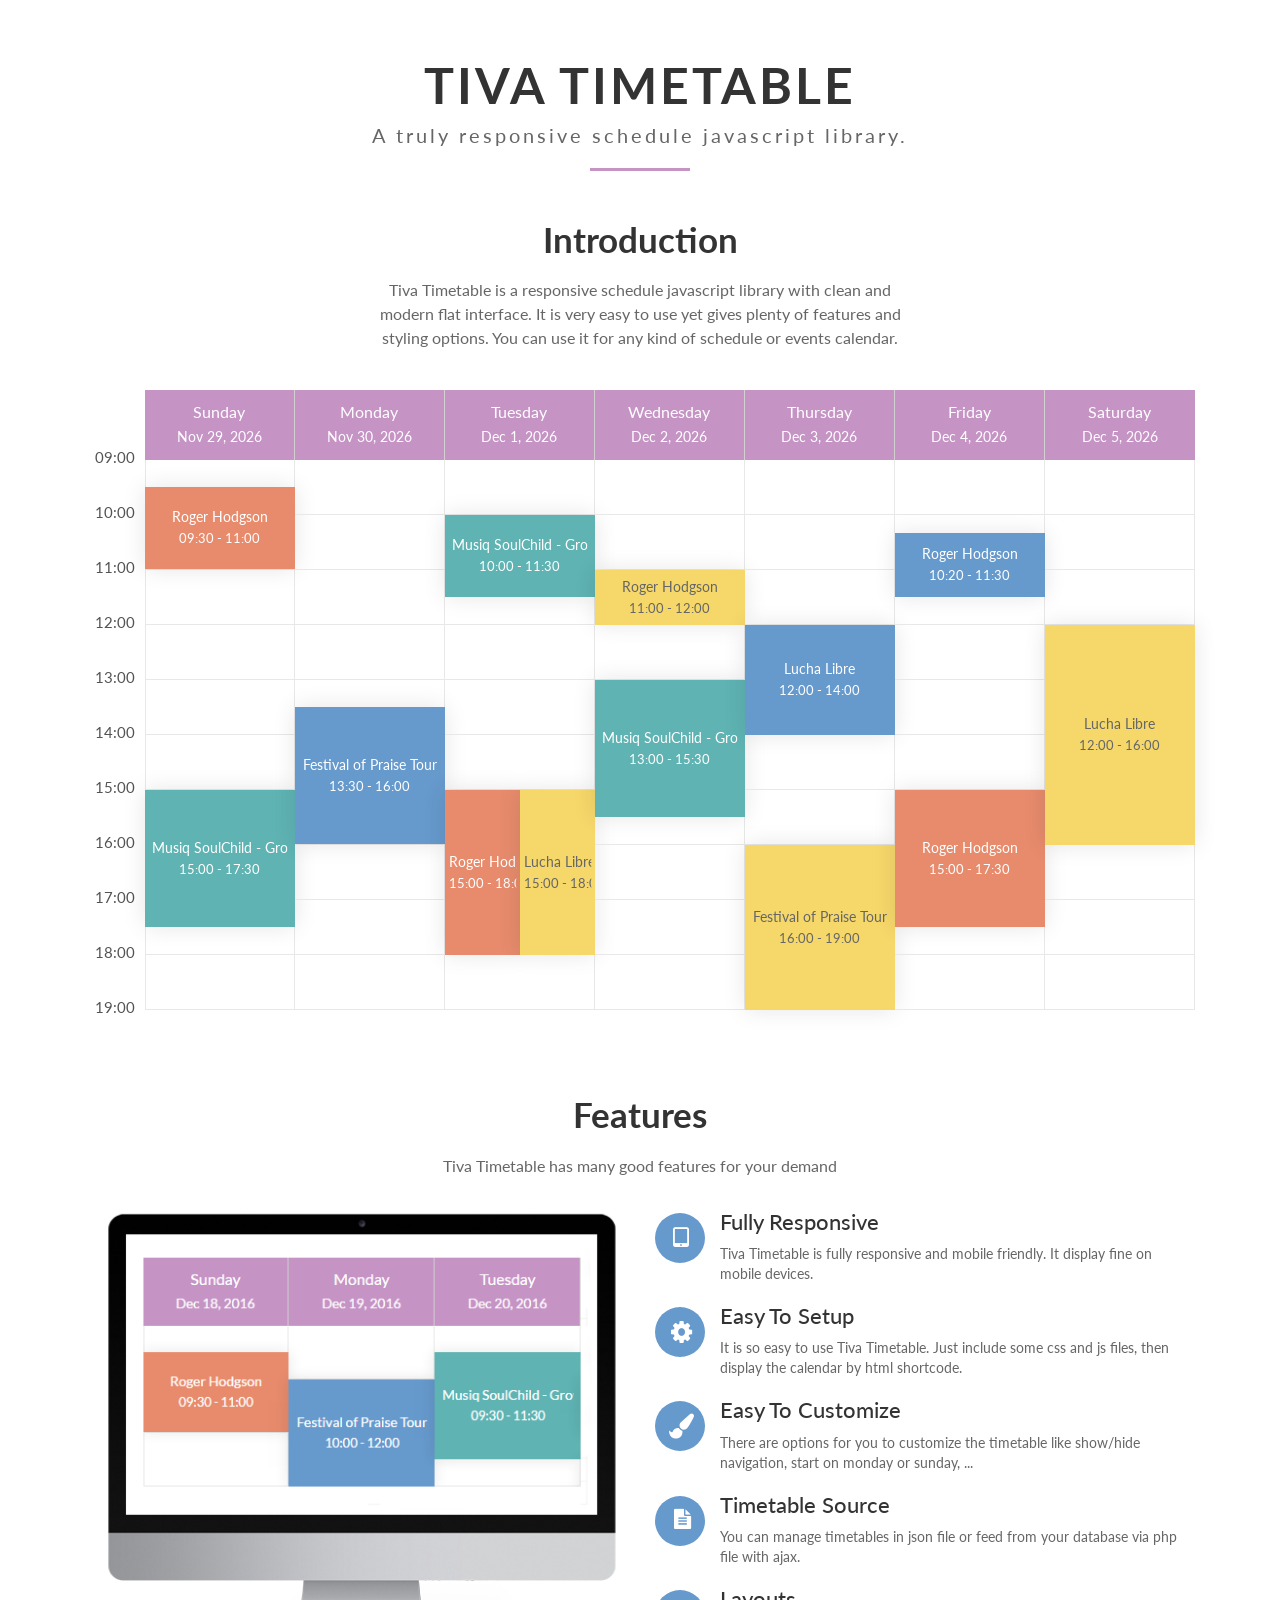
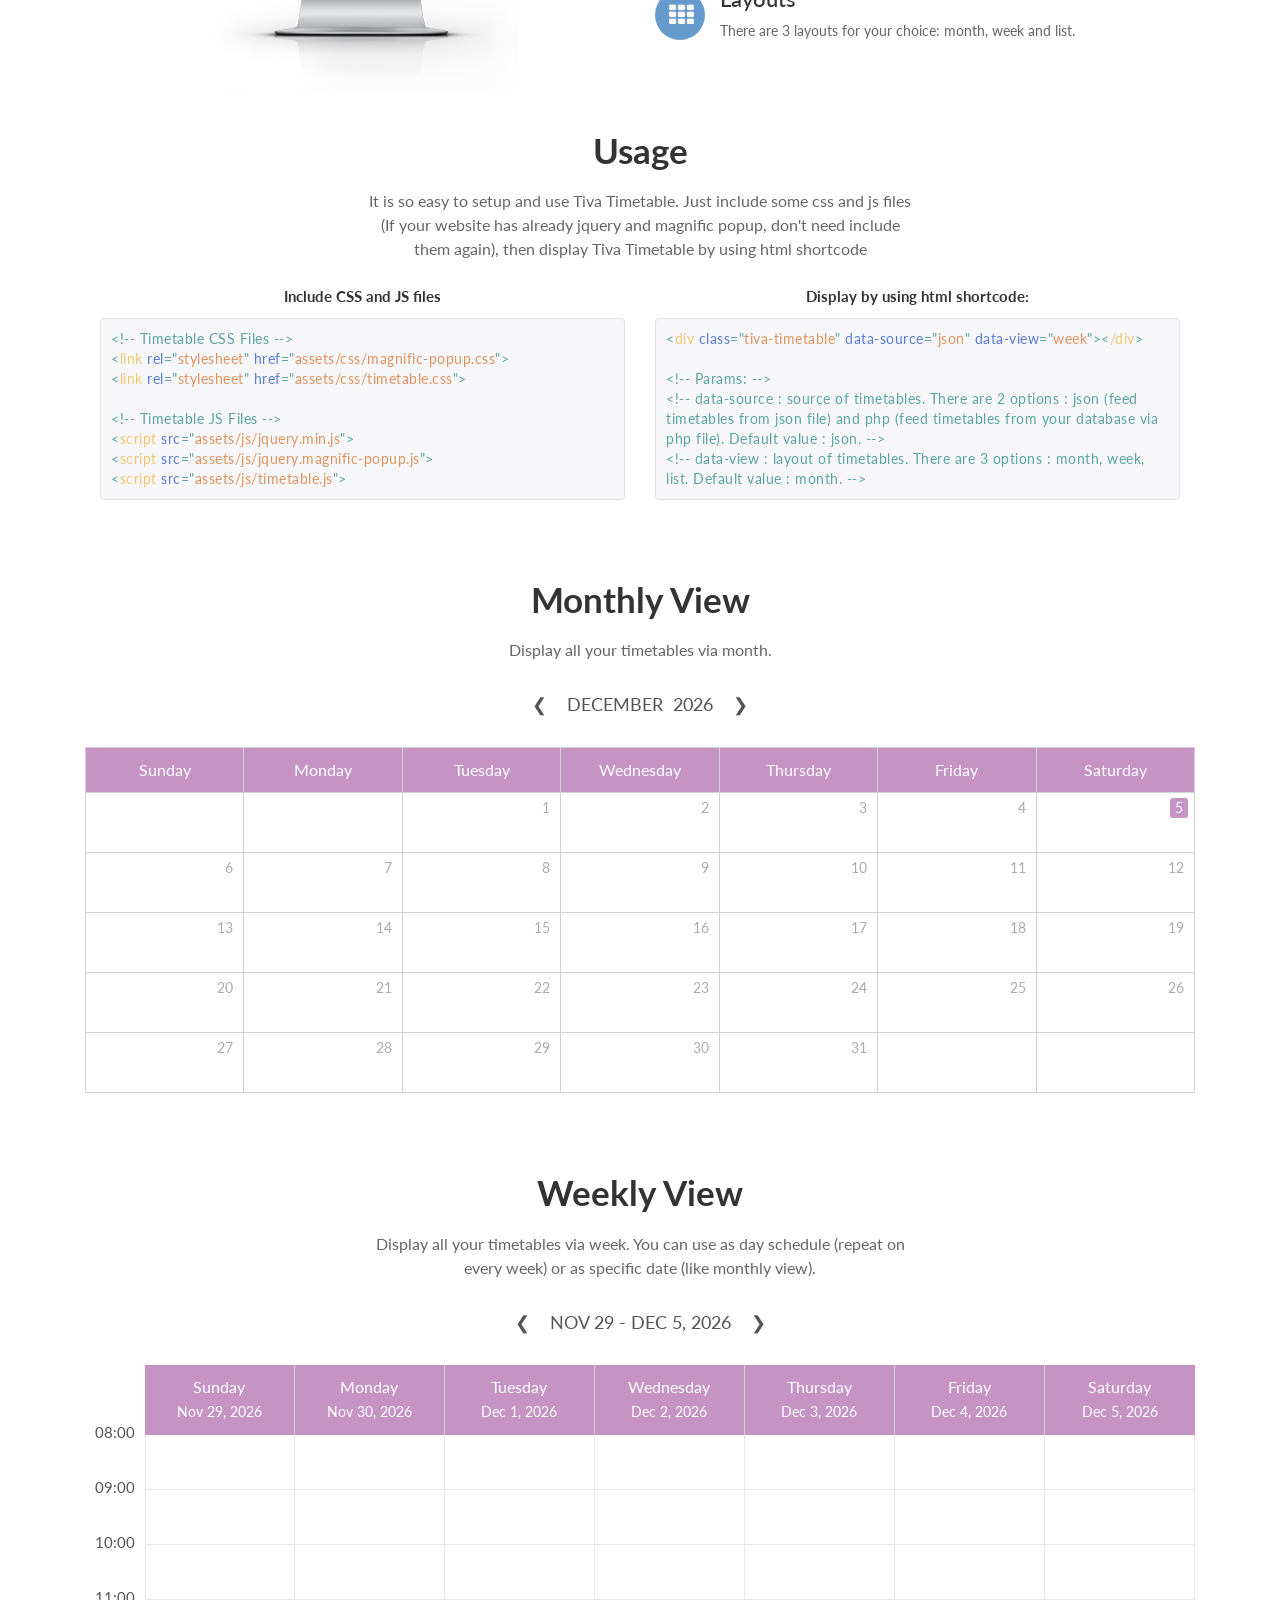
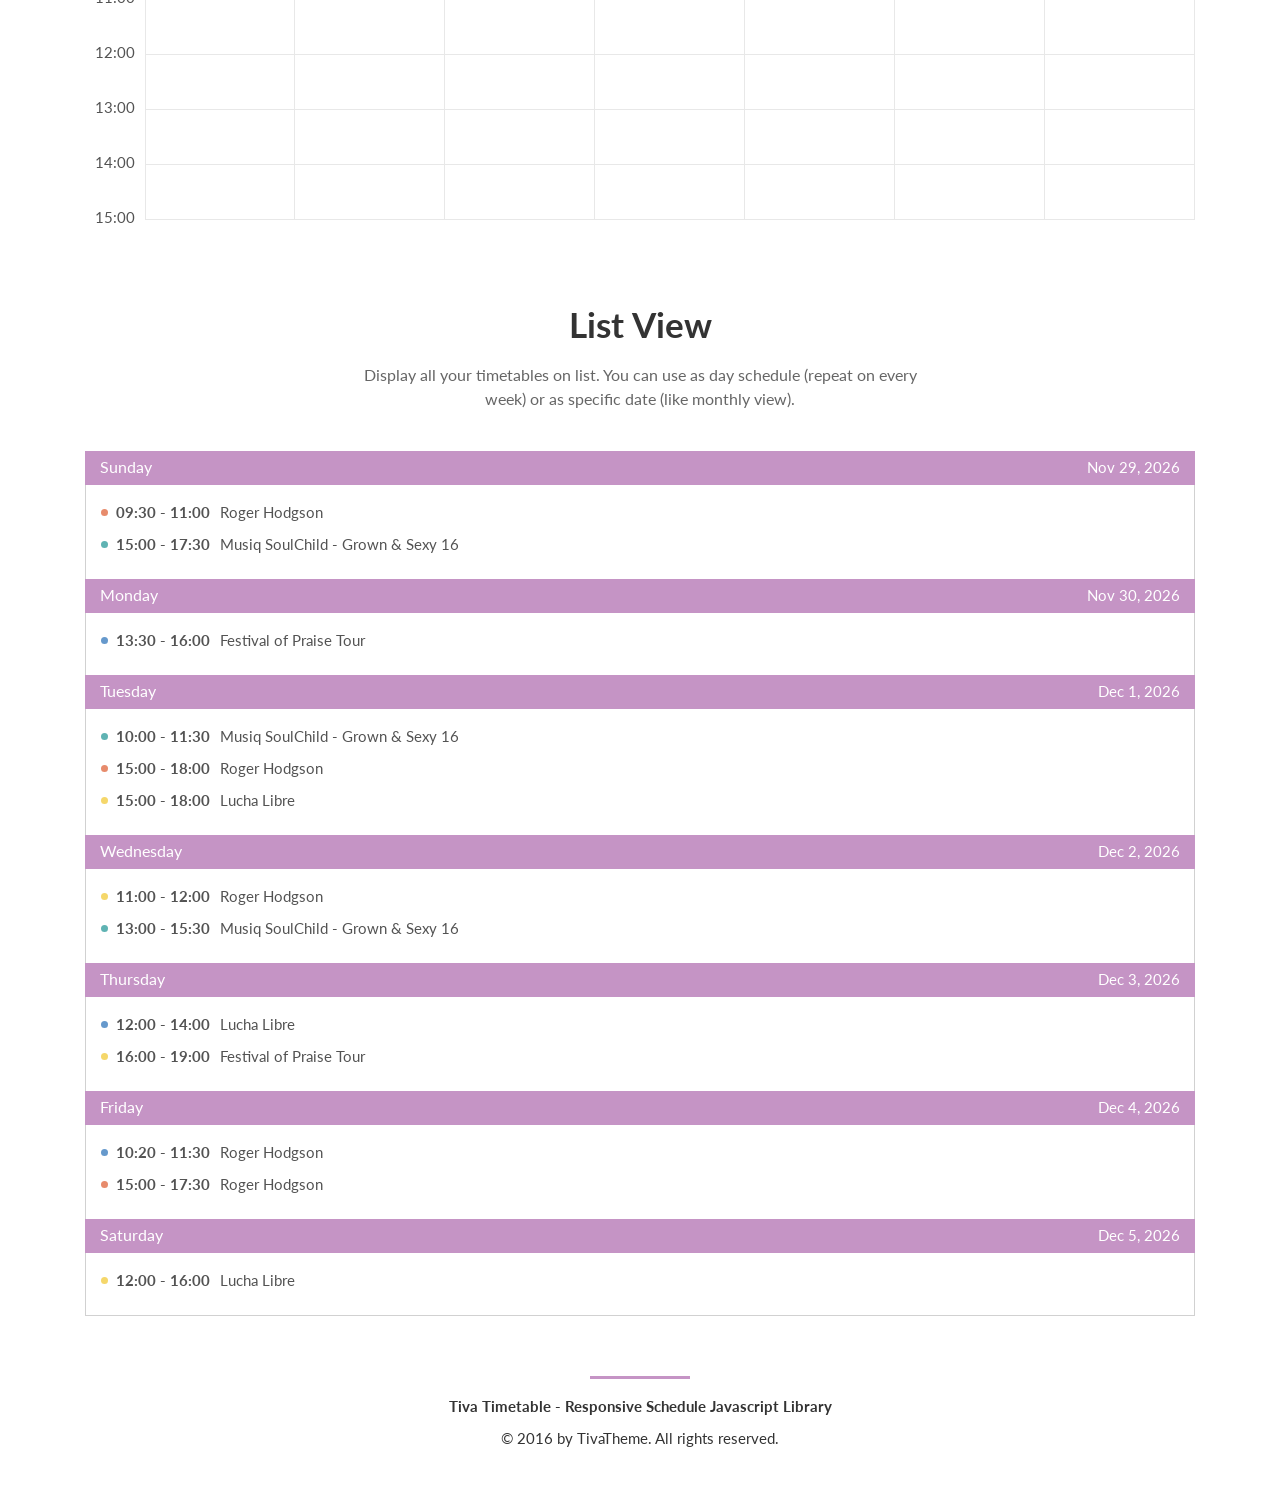
<file: planetadsr.com/schedule/index_timetable.html>
<!DOCTYPE html>
<html lang="en">
	<head>
		<meta charset="utf-8">
		<meta http-equiv="X-UA-Compatible" content="IE=edge">
		<meta name="viewport" content="width=device-width, initial-scale=1">
		
		<title>Tiva Timetable</title>
		
		<!------------ Assets for Tiva Timetable ------------->
		<!-- Timetable Font -->
		<link href='https://fonts.googleapis.com/css?family=Lato:400,100,100italic,300,300italic,400italic,700,700italic,900,900italic' rel='stylesheet' type='text/css' />
		
		<!-- Timetable CSS Files -->
		<link rel="stylesheet" href="assets/css/magnific-popup.css">
		<link rel="stylesheet" href="assets/css/timetable.css">
		
		<!-- Timetable JS Files -->
		<script src="assets/js/jquery.min.js"></script>
		<script src="assets/js/jquery.magnific-popup.js"></script>
		<script src="assets/js/timetable.js"></script>
		<!--------------------------------------------------->
		
		<!-- CSS Files for example -->
		<link rel="stylesheet" href="assets/css/bootstrap.min.css">
		<link rel="stylesheet" href="assets/css/font-awesome.min.css">
		<link rel="stylesheet" href="assets/css/style.css">
	</head>
	
	<body>
		<div class="container">
			<div class="col-md-12">
				<div class="header">
					<div class="header-big">Tiva Timetable</div>
					<div class="header-small">A truly responsive schedule javascript library.</div>
				</div>
				
				<div class="content">
					<div class="section">
						<h2>Introduction</h2>
						<p>Tiva Timetable is a responsive schedule javascript library with clean and modern flat interface. It is very easy to use yet gives plenty of features and styling options. You can use it for any kind of schedule or events calendar. 
						<div class="timetable-example">
							<div class="tiva-timetable" data-view="week" data-mode="day"></div>
						</div>
					</div>
					
					<div class="section" id="features">
						<h2>Features</h2>
						<p>Tiva Timetable has many good features for your demand</p>
						<div class="features-list">
							<div class="col-lg-6 col-md-6 col-sm-6 col-xs-12" style="padding:0">
								<img class="img-responsive" src="images/tiva_timetable.png" alt="Tiva Timetable Features" />
							</div>
							<div class="col-lg-6 col-md-6 col-sm-6 col-xs-12">
								<div class="features-item">
									<div class="features-icon">
										<i class="fa fa-tablet"></i>
									</div>
									<div class="features-content">
										<h3>Fully Responsive</h3>
										<p>Tiva Timetable is fully responsive and mobile friendly. It display fine on mobile devices.</p>
									</div>
								</div>
								<div class="features-item">
									<div class="features-icon">
										<i class="fa fa-gear"></i>
									</div>
									<div class="features-content">
										<h3>Easy To Setup</h3>
										<p>It is so easy to use Tiva Timetable. Just include some css and js files, then display the calendar by html shortcode.</p>
									</div>
								</div>
								<div class="features-item">
									<div class="features-icon">
										<i class="fa fa-paint-brush"></i>
									</div>
									<div class="features-content">
										<h3>Easy To Customize</h3>
										<p>There are options for you to customize the timetable like show/hide navigation, start on monday or sunday, ...</p>
									</div>
								</div>
								<div class="features-item">
									<div class="features-icon">
										<i class="fa fa-file-text"></i>
									</div>
									<div class="features-content">
										<h3>Timetable Source</h3>
										<p>You can manage timetables in json file or feed from your database via php file with ajax.</p>
									</div>
								</div>
								<div class="features-item">
									<div class="features-icon">
										<i class="fa fa-th"></i>
									</div>
									<div class="features-content">
										<h3>Layouts</h3>
										<p>There are 3 layouts for your choice: month, week and list.</p>
									</div>
								</div>
							</div>
						</div>
					</div>
					
					<div class="section" id="usage">
						<h2>Usage</h2>
						<p>It is so easy to setup and use Tiva Timetable. Just include some css and js files (If your website has already jquery and magnific popup, don't need include them again), then display Tiva Timetable by using html shortcode</p>
						<div class="col-lg-6 col-md-6 col-sm-6 col-xs-12 usage-column">
							<div class="code-header">Include CSS and JS files</div>
							<div class="code">
								<span class="code-comment"><span><</span>!-- Timetable CSS Files --></span><br>
								<<span class="code-title">link</span> <span class="code-attribute">rel</span>="<span class="code-value">stylesheet</span>" <span class="code-attribute">href</span>="<span class="code-value">assets/css/magnific-popup.css</span>"><br>
								<<span class="code-title">link</span> <span class="code-attribute">rel</span>="<span class="code-value">stylesheet</span>" <span class="code-attribute">href</span>="<span class="code-value">assets/css/timetable.css</span>"><br>
								<br>
								<span class="code-comment"><span><</span>!-- Timetable JS Files --></span><br>
								<<span class="code-title">script</span> <span class="code-attribute">src</span>="<span class="code-value">assets/js/jquery.min.js</span>"></script><br>
								<<span class="code-title">script</span> <span class="code-attribute">src</span>="<span class="code-value">assets/js/jquery.magnific-popup.js</span>"></script><br>
								<<span class="code-title">script</span> <span class="code-attribute">src</span>="<span class="code-value">assets/js/timetable.js</span>"></script><br>
							</div>
						</div>
						<div class="col-lg-6 col-md-6 col-sm-6 col-xs-12 usage-column">
							<div class="code-header">Display by using html shortcode:</div>
							<div class="code">
								<<span class="code-title">div</span> <span class="code-attribute">class</span>="<span class="code-value">tiva-timetable</span>" <span class="code-attribute">data-source</span>="<span class="code-value">json</span>" <span class="code-attribute">data-view</span>="<span class="code-value">week</span>"><<span class="code-title">/div</span>>
								<br><br>
								<span class="code-comment"><span><</span>!-- Params: --></span><br>
								<span class="code-comment"><span><</span>!-- data-source : source of timetables. There are 2 options : json (feed timetables from json file) and php (feed timetables from your database via php file). Default value : json. --></span><br>
								<span class="code-comment"><span><</span>!-- data-view : layout of timetables. There are 3 options : month, week, list. Default value : month. --></span>
							</div>
						</div>
					</div>
					
					<div class="section" id="monthly-view">
						<h2>Monthly View</h2>
						<p>Display all your timetables via month.</p>
						<div class="timetable-example">
							<div class="tiva-timetable"></div>
						</div>
					</div>
					
					<div class="section" id="weekly-view">
						<h2>Weekly View</h2>
						<p>Display all your timetables via week. You can use as day schedule (repeat on every week) or as specific date (like monthly view).</p>
						<div class="timetable-example">
							<div class="tiva-timetable" data-view="week"></div>
						</div>
					</div>
					
					<div class="section" id="list-view">
						<h2>List View</h2>
						<p>Display all your timetables on list. You can use as day schedule (repeat on every week) or as specific date (like monthly view).</p>
						<div class="timetable-example">
							<div class="tiva-timetable" data-view="list" data-mode="day"></div>
						</div>
					</div>
				</div>
				
				<div class="footer">
					<div class="product-name">Tiva Timetable - Responsive Schedule Javascript Library</div>
					<div>© 2016 by TivaTheme. All rights reserved.</div>
				</div>
			</div>
		</div>
	</body>
</html>
</file>
<file: planetadsr.com/schedule/assets/css/timetable.css>
/* Timetable */
.tiva-timetable {
	font-family: 'Lato',sans-serif;
	font-size: 16px;
    color: #535353;
    line-height: 24px;
	-webkit-font-smoothing: antialiased;
    font-smoothing: antialiased;
    -moz-osx-font-smoothing: grayscale;
	margin: 20px 0;
	width: 100%;
    float: left;
}

/* Loading */
.tiva-timetable .loading {
	text-align: center;
	padding: 100px 0;
}

/* Time Navigation */
.time-navigation {
	text-align: center;
	font-size: 18px;
    text-transform: uppercase;
	margin-bottom: 30px;
}
.time-navigation .navi-time {
	display: inline-block;
}
.time-navigation .navi-prev {
	margin-right: 20px;
}
.time-navigation .navi-next {
	margin-left: 20px;
}
.time-navigation .navi-icon {
	font-family: 'Zapf Dingbats';
	font-size: 18px;
	cursor: pointer;
	user-select: none;
	-webkit-user-select: none;
	-moz-user-select: none; 
	-ms-user-select: none;
}

/* Timetable Week */
.tiva-timetable .timetable-week {
	width: 100%;
	float: left;
}
.tiva-timetable .timetable-week .timetable-axis {
	width: 60px;
	float: left;
	padding-top: 36px;
}
.tiva-timetable .timetable-week.show-time .timetable-axis {
	padding-top: 60px; /* Show time on header */
}
.tiva-timetable .timetable-week .timetable-axis .axis-item {
	height: 55px;
	font-size: 15px;
	line-height: 15px;
}
.tiva-timetable .timetable-week .timetable-columns {
	margin-left: 60px;
}
.tiva-timetable .timetable-week .timetable-columns .timetable-column {
	float: left;
	width: 14.2857%;
	position: relative;
}
.tiva-timetable .timetable-week .timetable-column .timetable-column-header {
	height: 26px;
	padding: 10px 0;
	background-color: #c594c5;
	color: #fff;
	font-weight: 400;
	text-align: center;
	border-right: 1px solid #d1d1d1;
	-webkit-box-sizing: content-box;
	-moz-box-sizing: content-box;
	box-sizing: content-box;
}
.tiva-timetable .timetable-week.show-time .timetable-column .timetable-column-header {
	height: 50px; /* Show time on header */
}
.tiva-timetable .timetable-week .timetable-column .timetable-column-header span {
	font-size: 14px;	
}
.tiva-timetable .timetable-week .timetable-column .timetable-column-header.last-column {
	border-right: none;
}
.tiva-timetable .timetable-week .timetable-column .timetable-column-content {
	position: absolute;
    top: 46px;
    width: 100%;
}
.tiva-timetable .timetable-week.show-time .timetable-column .timetable-column-content {
	top: 70px; /* Show time on header */
}
.tiva-timetable .timetable-week .timetable-column .timetable-column-content .timetable-title {
	color: #fff;
	display: block;
	position: absolute;
	top: 0;
	width: 100%;
	height: 54px;
	text-decoration: none;
	text-align: center;
	outline: none;
	padding: 0;
	-webkit-box-shadow: 0 0 22px 0 rgba(0,0,0,0.1);
    box-shadow: 0 0 22px 0 rgba(0,0,0,0.1);
}
.tiva-timetable .timetable-week .timetable-column .timetable-column-content .timetable-title:hover {
	opacity: 0.8;	
}
.tiva-timetable .timetable-week .timetable-column .timetable-column-content .timetable-title-wrap {
	text-align: center;
    position: absolute;
    top: 50%;
    left: 50%;
    -webkit-transform: translate(-50%,-50%);
    -ms-transform: translate(-50%,-50%);
    -o-transform: translate(-50%,-50%);
    transform: translate(-50%,-50%);
    width: 100%;
    max-width: 90%;
	overflow: hidden;
}
.tiva-timetable .timetable-week .timetable-column .timetable-column-content .timetable-name {
	font-size: 14px;
	line-height: 14px;
	white-space: nowrap;
	margin-bottom: 8px;
}
.tiva-timetable .timetable-week .timetable-column .timetable-column-content .timetable-time {
	font-size: 13px;
	line-height: 13px;
	white-space: nowrap;
	margin-bottom: 1px;
}
.tiva-timetable .timetable-week .timetable-column .timetable-column-grid  .grid-item {
	border-right: 1px solid #e8e8e8;
    border-bottom: 1px solid #e8e8e8;
	height: 54px;
	-webkit-box-sizing: content-box;
	-moz-box-sizing: content-box;
	box-sizing: content-box;
}
.tiva-timetable .timetable-week .timetable-column .timetable-column-grid  .grid-item.first-column {
	border-left: 1px solid #e8e8e8;	
}

/* Timetable List */
.tiva-timetable .timetable-list {
	width: 100%;
	float: left;
}
.tiva-timetable .timetable-list .timetable-header {
	height: 34px;
	line-height: 32px;
	background-color: #c594c5;
	font-weight: 400;
	color: #fff;
	text-align: left;
	padding: 0 15px;
}
.tiva-timetable .timetable-list .timetable-header span {
	float: right;
	font-size: 15px;
}
.tiva-timetable .timetable-list .timetable-day:last-child {
	border-bottom: 1px solid #d1d1d1;
}
.tiva-timetable .timetable-list .timetable-content {
	padding: 15px;
	border-left: 1px solid #d1d1d1;
    border-right: 1px solid #d1d1d1;
}
.tiva-timetable .timetable-list .timetable-item {
	text-align: left;
	margin-bottom: 8px;
	position: relative;
	padding-left: 15px;
}
.tiva-timetable .timetable-list .timetable-item .timetable-color {
	position: absolute;
    top: 9px;
    left: 0;
	width: 7px;
    height: 7px;
    border-radius: 15px;
	-moz-border-radius: 15px;
    -webkit-border-radius: 15px;
	-webkit-transition: all 0.3s ease 0s;
    -o-transition: all 0.3s ease 0s;
    transition: all 0.3s ease 0s;
}
.tiva-timetable .timetable-list .timetable-item .timetable-title {
	font-size: 15px;
	line-height: 20px;
	text-decoration: none;
	outline: none;
}
.tiva-timetable .timetable-list .timetable-item .timetable-time {
	font-weight: bold;
	margin-right: 10px;
	color: #535353;
}
.tiva-timetable .timetable-list .timetable-item .timetable-name {
	color: #535353;	
}


/* Timetable Month */
.tiva-timetable table.timetable-month {
	width: 100%;
    box-sizing: border-box;
    border-collapse: collapse;
    border-spacing: 0;
	color: #fff;
	table-layout: fixed;
}
.tiva-timetable table.timetable-month, 
.tiva-timetable table.timetable-month th, 
.tiva-timetable table.timetable-month td {
	border: 1px solid #d1d1d1;
}
.tiva-timetable table.timetable-month th.timetable-header {
	height: 26px;
	padding: 10px 0;
	background-color: #c594c5;
	font-weight: 400;
	text-align: center;
}

.tiva-timetable table.timetable-month td.calendar-day {
	color: #ababab;
    font-size: 14px;
	text-align: right;
	vertical-align: top;
	padding: 5px 10px;
	height: 60px;
	line-height: 20px;
}
.tiva-timetable table.timetable-month td.calendar-day.today {
	padding: 5px 6px 5px 10px;
}
.tiva-timetable .timetable-month .calendar-daycounter {
	margin-bottom: 10px;	
}
.tiva-timetable .timetable-month .today .calendar-daycounter {
	background: #c594c5;
	padding: 0 5px;
	color: #fff;
	border-radius: 3px;
	-moz-border-radius: 3px;
    -webkit-border-radius: 3px;
	display: inline-block;
}
.tiva-timetable .timetable-month .timetable-item {
	text-align: left;
	margin-bottom: 5px;
	position: relative;
	padding-left: 13px;
}
.tiva-timetable .timetable-month .timetable-item .timetable-color {
	position: absolute;
    top: 7px;
    left: 0;
	width: 7px;
    height: 7px;
    border-radius: 15px;
	-moz-border-radius: 15px;
    -webkit-border-radius: 15px;
	-webkit-transition: all 0.3s ease 0s;
    -o-transition: all 0.3s ease 0s;
    transition: all 0.3s ease 0s;
}
.tiva-timetable .timetable-month .timetable-item .timetable-color.color-1,
.tiva-timetable .timetable-week .timetable-column .timetable-title.color-1,
.tiva-timetable .timetable-list .timetable-item .timetable-color.color-1,
.timetable-popup .popup-header.color-1  {
	background: #5fb3b3;
}
.tiva-timetable .timetable-month .timetable-item .timetable-color.color-2 ,
.tiva-timetable .timetable-week .timetable-column .timetable-title.color-2,
.tiva-timetable .timetable-list .timetable-item .timetable-color.color-2,
.timetable-popup .popup-header.color-2 {
	background: #6699cc;
}
.tiva-timetable .timetable-month .timetable-item .timetable-color.color-3,
.tiva-timetable .timetable-week .timetable-column .timetable-title.color-3,
.tiva-timetable .timetable-list .timetable-item .timetable-color.color-3,
.timetable-popup .popup-header.color-3 {
	background: #f5d76a;
	color: #666666;
}
.tiva-timetable .timetable-month .timetable-item .timetable-color.color-4,
.tiva-timetable .timetable-week .timetable-column .timetable-title.color-4,
.tiva-timetable .timetable-list .timetable-item .timetable-color.color-4,
.timetable-popup .popup-header.color-4 {
	background: #e78b6c;
}
.tiva-timetable .timetable-month .timetable-item .timetable-title {
	font-size: 13px;
	line-height: 20px;
	text-decoration: none;
	outline: none;
	display: block;
}
.tiva-timetable .timetable-month .timetable-item .timetable-time {
	font-weight: bold;
	margin-right: 5px;
	color: #535353;
}
.tiva-timetable .timetable-month .timetable-item .timetable-name {
	color: #535353;	
}

/* Popup */
.mfp-bg.my-mfp-zoom-in {
	background: rgba(66,65,65,0.73);
}
.timetable-popup .mfp-close {
	top: 8px;
}
.timetable-popup {
	position: relative;
	background: #fff;
	width: auto;
	max-width: 500px;
	margin: 20px auto;
	border-radius: 3px;
	-moz-border-radius: 3px;
    -webkit-border-radius: 3px;
	box-shadow: 0 0 22px 0 rgba(0,0,0,0.2);
	-webkit-box-shadow: 0 0 22px 0 rgba(0,0,0,0.2);
	font-family: 'Lato',sans-serif;
}
.timetable-popup .popup-header {
	padding: 20px;
	text-align: center;
	font-size: 18px;
	color: #fff;
	font-weight: 400;
	border-top-left-radius: 3px;
    border-top-right-radius: 3px;
}
.timetable-popup .popup-body {
	padding: 30px;
	color: #535353;
	text-align: center;
}
.timetable-popup .popup-body .timetable-image img {
	max-width: 100%;
	margin-bottom: 15px;
}
.timetable-popup .popup-body .timetable-desc {
	text-align: justify;
	font-size: 14px;
}
.timetable-popup .popup-body .timetable-time {
	margin-bottom: 15px;
	font-size: 16px;
	color: #f15e6e;
}

/* Animation Popup */
.my-mfp-zoom-in .zoom-anim-dialog {
	opacity: 0;
	-webkit-transition: all 0.2s ease-in-out; 
	-moz-transition: all 0.2s ease-in-out; 
	-o-transition: all 0.2s ease-in-out; 
	transition: all 0.2s ease-in-out; 
	-webkit-transform: scale(0.8); 
	-moz-transform: scale(0.8); 
	-ms-transform: scale(0.8); 
	-o-transform: scale(0.8); 
	transform: scale(0.8); 
}
.my-mfp-zoom-in.mfp-ready .zoom-anim-dialog {
	opacity: 1;
	-webkit-transform: scale(1); 
	-moz-transform: scale(1); 
	-ms-transform: scale(1); 
	-o-transform: scale(1); 
	transform: scale(1); 
}
.my-mfp-zoom-in.mfp-removing .zoom-anim-dialog {
	-webkit-transform: scale(0.8); 
	-moz-transform: scale(0.8); 
	-ms-transform: scale(0.8); 
	-o-transform: scale(0.8); 
	transform: scale(0.8); 
	opacity: 0;
}
.my-mfp-zoom-in.mfp-bg {
	opacity: 0;
	-webkit-transition: opacity 0.3s ease-out; 
	-moz-transition: opacity 0.3s ease-out; 
	-o-transition: opacity 0.3s ease-out; 
	transition: opacity 0.3s ease-out;
}
.my-mfp-zoom-in.mfp-ready.mfp-bg {
	opacity: 0.5;
}
.my-mfp-zoom-in.mfp-removing.mfp-bg {
	opacity: 0;
}

/* Responsive */
@media (max-width: 768px) {
	/* Timetable Month */
	.tiva-timetable table.timetable-month .timetable-item .timetable-name {
		display: none;	
	}
	
	/* Timetable Week */
	.tiva-timetable .timetable-week .timetable-column .timetable-column-header span {
		display: none;	
	}
	.tiva-timetable .timetable-week .timetable-axis {
		width: 50px;
	}
	.tiva-timetable .timetable-week .timetable-columns {
		margin-left: 50px;	
	}
	.tiva-timetable .timetable-week.show-time .timetable-axis {
		padding-top: 36px; /* Show time on header */
	}
	.tiva-timetable .timetable-week.show-time .timetable-column .timetable-column-header {
		height: 26px; /* Show time on header */
	}
	.tiva-timetable .timetable-week.show-time .timetable-column .timetable-column-content {
		top: 46px; /* Show time on header */
	}
	.tiva-timetable .timetable-week .timetable-column .timetable-column-content .timetable-title-wrap {
		max-width: 80%;	
	}
	.tiva-timetable .timetable-week .timetable-column .timetable-column-content .timetable-name {
		font-size: 13px;
	}
	.tiva-timetable .timetable-week .timetable-column .timetable-column-content .timetable-time {
		font-size: 12px;
	}
}
@media (max-width: 420px) {
	.time-navigation {
		margin-bottom: 15px;	
	}
	
	/* Timetable Month */
	.tiva-timetable table.timetable-month th.timetable-header {
		font-size: 14px;	
	}
	.tiva-timetable table.timetable-month td.calendar-day,
	.tiva-timetable table.timetable-month td.calendar-day.today {
		padding: 1px 5px 0 3px;	
	}
	.tiva-timetable .timetable-month .calendar-daycounter {
		font-size: 12px;	
	}
	.tiva-timetable table.timetable-month .timetable-item {
		padding-left: 7px;	
	}
	.tiva-timetable .timetable-month .timetable-item .timetable-color {
		top: 9px;
		left: 0;
		width: 5px;
		height: 5px;
	}
	.tiva-timetable table.timetable-month .timetable-item .timetable-time {
		font-size: 9px;
	}
	.tiva-timetable .timetable-week .timetable-axis .axis-item {
		font-size: 12px;	
	}
	
	/* Timetable Week */
	.tiva-timetable .timetable-week .timetable-column .timetable-column-header {
		font-size: 12px;	
	}
	.tiva-timetable .timetable-week .timetable-axis,
	.tiva-timetable .timetable-week.show-time .timetable-axis {
		padding-top: 37px; /* Show time on header */
	}
	.tiva-timetable .timetable-week .timetable-column .timetable-column-content .timetable-title-wrap {
		max-width: 70%;	
	}
	.tiva-timetable .timetable-week .timetable-column .timetable-column-content .timetable-name {
		font-size: 11px;
	}
	.tiva-timetable .timetable-week .timetable-column .timetable-column-content .timetable-time {
		font-size: 10px;
	}
}
</file>
<file: planetadsr.com/schedule/assets/css/style.css>
.container {
	background-color: rgba(255,255,255,1);
	font-family: 'Lato',sans-serif;
}

/* Header */
.header {
	padding: 50px 0;
	text-align: center;
}
.header .header-big {
	font-size: 50px;
	font-weight: bold;
	letter-spacing: 3px;
	text-transform: uppercase;
}
.header .header-small {
	font-size: 20px;
	letter-spacing: 3px;
	color: #666;
}
.header:after {
	border-bottom-color: #c594c5 !important;
	content: '';
    display: block;
    position: absolute;
    width: 100px;
    border-bottom: 3px solid;
    margin-top: 18px;
    margin-left: -50px;
    left: 50%;	
}

/* Content */
.content {
	text-align: center;
}
.content .section {
	width: 100%;
	float: left;
}
.content .section h2 {
	font-weight: bold;
	font-size: 35px;
}
.content .section > p {
	padding: 10px 25% 10px;
	line-height: 24px;
	font-size: 16px;
	color: #666;
}

/* Features */
.content .section .features-list {
	margin-top: 10px;
	width: 100%;
	float: left;
}
.content .section .features-list img {
	display: inline-block;	
}
.content .section .features-item {
	float: left;
	width: 100%;
	margin: 5px 0 8px 0;
}
.content .section .features-icon {
	float: left;
    width: 50px;
	height: 50px;
	background: #6699cc;
	border-radius: 50%;
    -moz-border-radius: 50%;
    -webkit-border-radius: 50%;
    font-size: 25px;
	color: #fff;
}
.content .section .features-icon i {
	margin-top: 13px;
	margin-left: 2px;
}
.content .section .features-icon .fa-file-text {
	font-size: 20px;
	margin-left: 4px;
}
.content .section .features-content {
	margin-left: 50px;
	padding-left: 15px;
	text-align: left;
}
.content .section .features-content h3 {
	margin-top: -3px;
	font-size: 22px;
}
.content .section .features-content p {
	color: #666;
	font-size: 14px;
}

/* Usage */
.content .section#usage {
	margin: 20px 0;	
}
.content .section#usage > p {
	margin-bottom: 15px;	
}

/* Monthly View */
.content .section#monthly-view {
	margin-top: 20px;
}
.content .section#monthly-view > p {
	margin-bottom: 0;	
}

/* Weekly View */
.content .section#weekly-view {
	margin-top: 40px;
}
.content .section#weekly-view > p {
	margin-bottom: 0;	
}

/* Code quote */
.code-header {
	font-size: 15px;
	font-weight: bold;
	margin-bottom: 10px;
}
.code {
	background-color: #f7f7f9;
    border: 1px solid #e1e1e8;
	padding: 10px;
	margin-bottom: 20px;
	color: #5AA4A3;
	text-align: left;
	letter-spacing: 0.5px;
	border-radius: 4px;
	-moz-border-radius: 4px;
    -webkit-border-radius: 4px;	
}
.code-title {
	color: #f0c674;
}
.code-attribute {
	color: #567BD2;
}
.code-value {
	color: #de935f;
}

/* Footer */
.footer {
	width: 100%;
	float: left;
	text-align: center;
	padding: 40px 0 60px 0;
	font-size: 15px;
}
.footer:before {
	border-bottom-color: #c594c5 !important;
	content: '';
    display: block;
    position: absolute;
    width: 100px;
    border-bottom: 3px solid;
    margin-left: -50px;
    left: 50%;	
}
.footer .product-name {
	font-size: 15px;
	font-weight: bold;
	margin-bottom: 10px;
	margin-top: 20px;
}

/* Responsive */
@media (max-width: 767px) {
	.header .header-big {
		font-size: 40px;
	}
	.content .section p {
		padding: 10px 0;
		line-height: 24px;
		font-size: 16px;
		color: #666;
	}
	.content .section .features-content h3 {
		margin-bottom: 0;
	}
	.content .section#usage .usage-column {
		padding: 0;
	}
	.content .section .features-item {
		margin: 5px 0 2px 0;
	}
}
</file>
